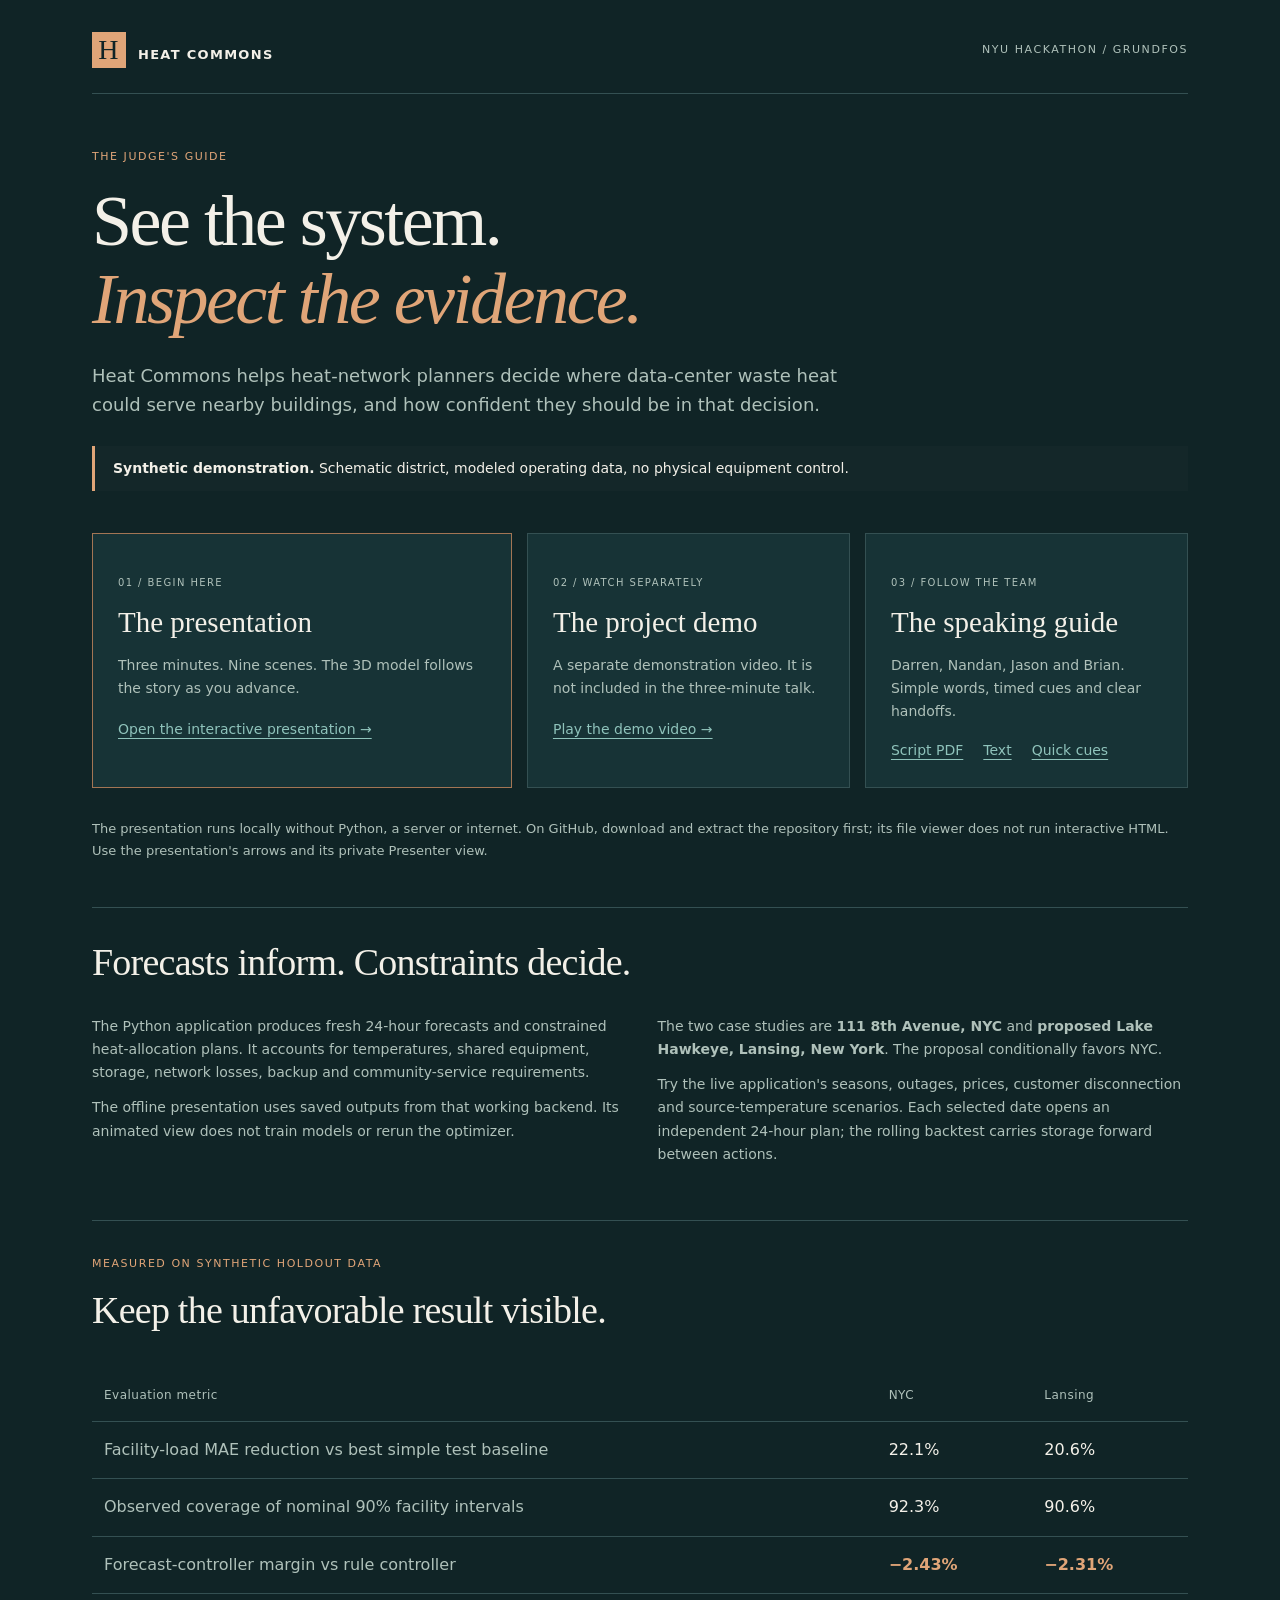
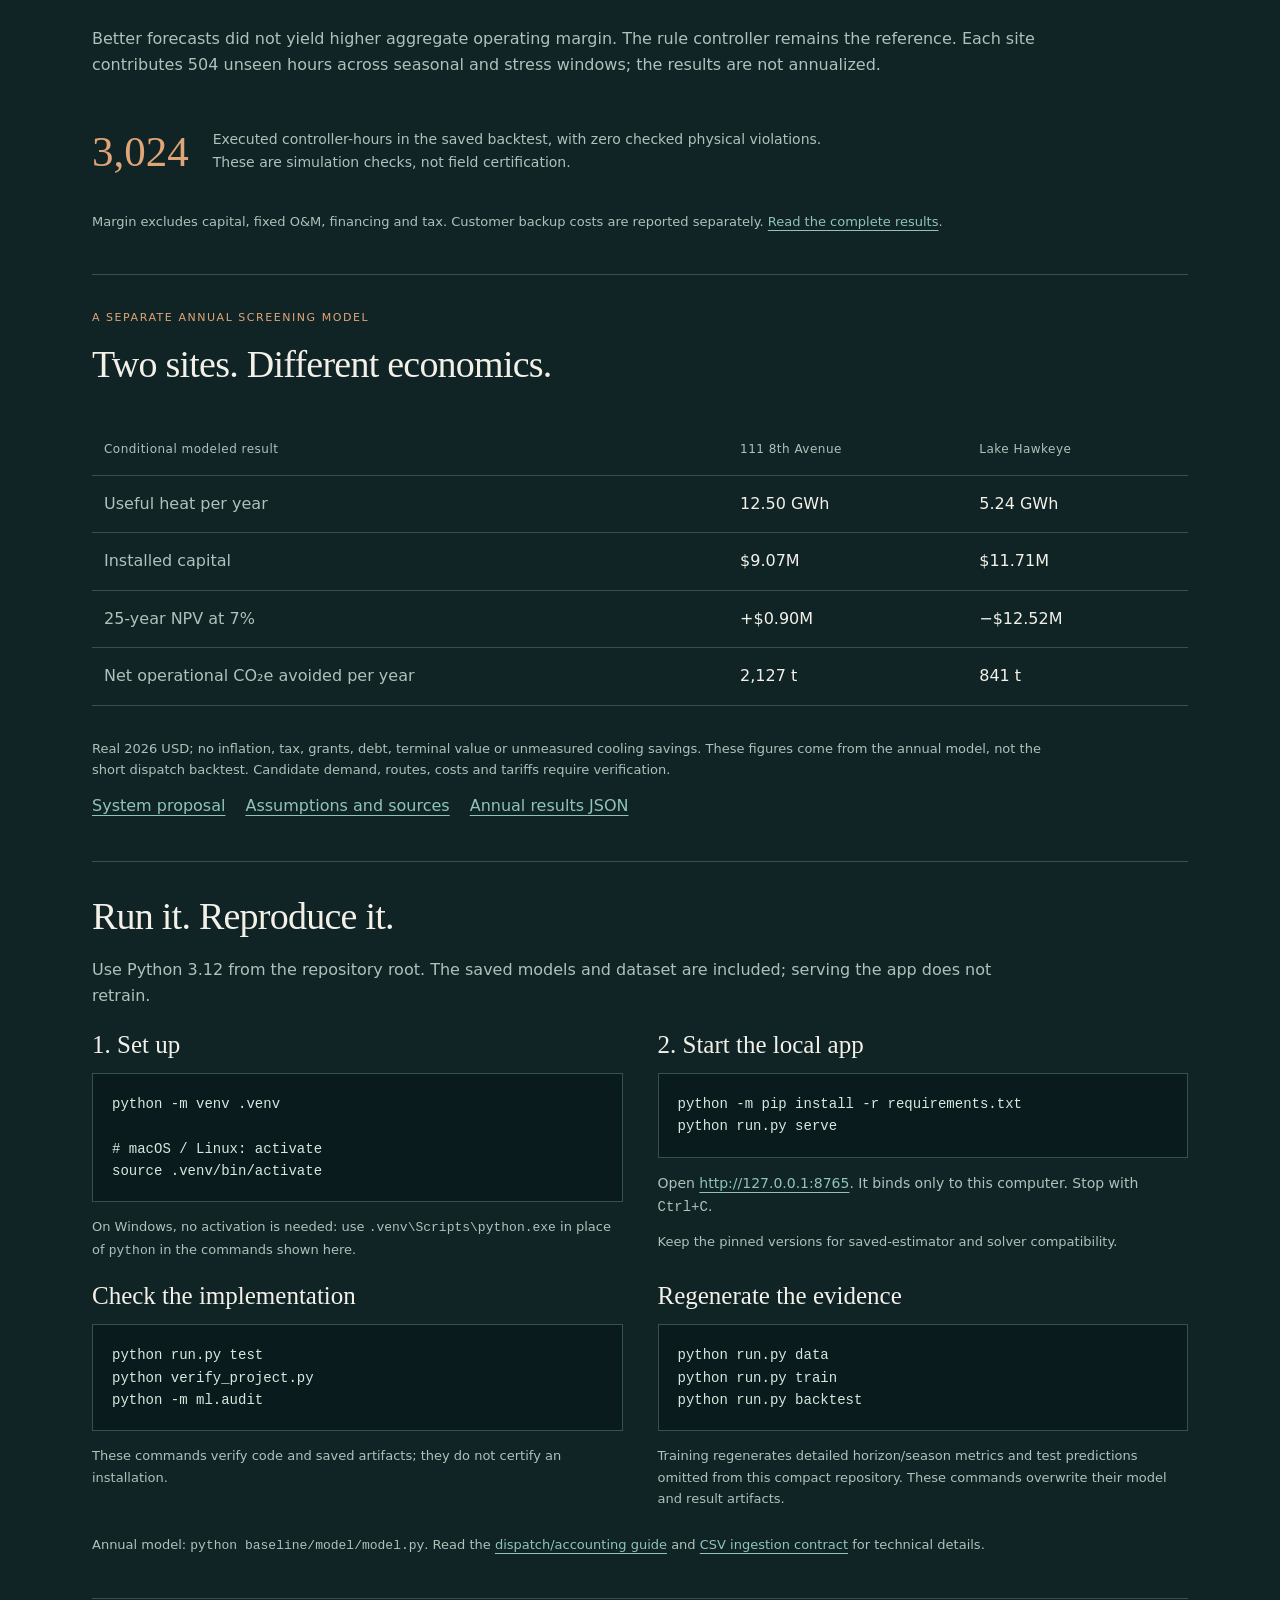
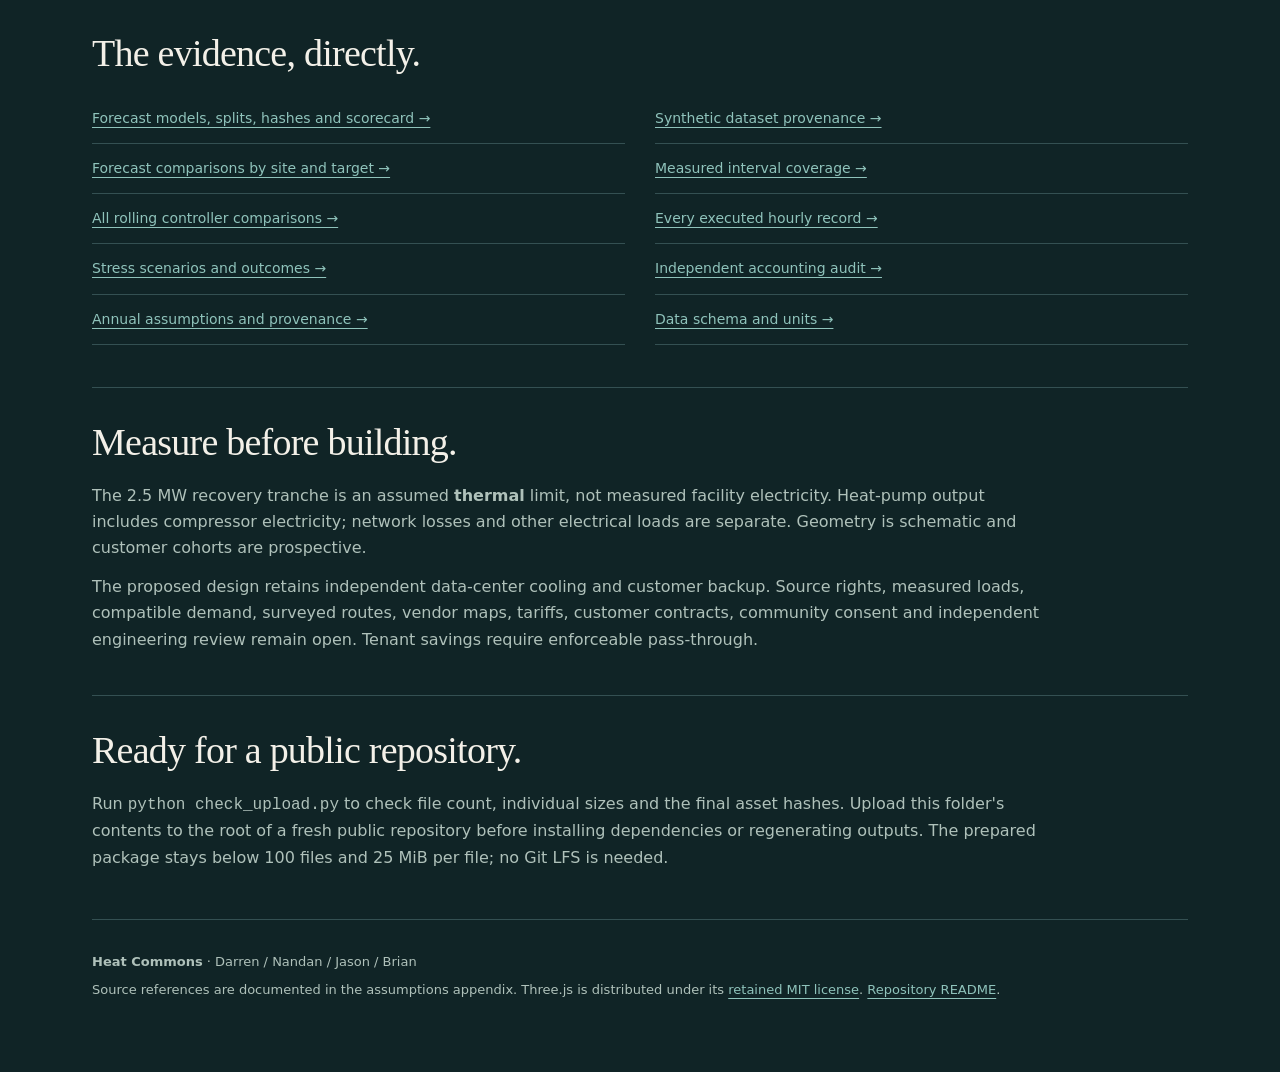
<file: docs/README.html>
<!doctype html>
<html lang="en">
<head>
<meta charset="utf-8"><meta name="viewport" content="width=device-width,initial-scale=1">
<meta name="theme-color" content="#142b2d"><title>Heat Commons · Judge's guide</title>
<style>
:root{color-scheme:dark;--bg:#102426;--panel:#173336;--ink:#f3f0e8;--muted:#afc1ba;--line:#345052;--accent:#e0a578;--teal:#8fc3bb}*{box-sizing:border-box}html{scroll-behavior:smooth}body{margin:0;background:var(--bg);color:var(--ink);font:16px/1.65 system-ui,-apple-system,Segoe UI,sans-serif}a{color:var(--teal);text-underline-offset:4px}a:hover{color:var(--ink)}a:focus-visible{outline:2px solid var(--accent);outline-offset:5px}main{max-width:1160px;margin:auto;padding:32px 32px 70px}header{display:flex;justify-content:space-between;align-items:center;gap:20px;padding-bottom:25px;border-bottom:1px solid var(--line);font-size:13px}.brand{color:var(--ink);font-weight:700;letter-spacing:.1em;text-decoration:none}.brand span{display:inline-grid;place-items:center;background:var(--accent);color:var(--bg);font:28px Georgia;width:34px;height:36px;margin-right:12px}.tag,.eyebrow{font-size:11px;letter-spacing:.14em;text-transform:uppercase}.tag{color:var(--muted)}.hero{padding:54px 0 36px}.eyebrow{color:var(--accent);margin:0 0 17px}h1,h2,h3{font-family:Georgia,serif;font-weight:400;line-height:1.08;margin:0}h1{font-size:clamp(44px,6vw,72px);letter-spacing:-.035em}h1 em{color:var(--accent);font-weight:400}.intro{max-width:750px;color:var(--muted);font-size:18px;margin:22px 0 0}.notice{border-left:3px solid var(--accent);padding:11px 18px;margin:26px 0 0;background:#ffffff04;font-size:14px}.actions{display:grid;grid-template-columns:1.3fr 1fr 1fr;gap:15px;margin:6px 0 30px}.card{background:var(--panel);padding:25px;border:1px solid var(--line);min-height:185px}.card.primary{border-color:#a37554}.card .eyebrow{font-size:10px;margin-bottom:15px}h3{font-size:29px}.card p{font-size:14px;color:var(--muted);margin:16px 0}.card a{font-size:14px}.links{display:flex;flex-wrap:wrap;gap:8px 20px}.hint{font-size:13px;color:var(--muted);margin:0 0 46px}section{margin-top:42px;padding-top:34px;border-top:1px solid var(--line)}h2{font-size:38px;letter-spacing:-.02em;margin-bottom:20px}p{margin:12px 0}section>p{max-width:960px;color:var(--muted)}.split{display:grid;grid-template-columns:1fr 1fr;gap:35px}.split h3{font-size:25px;margin:9px 0 15px}.split p{color:var(--muted);font-size:14px}pre{white-space:pre-wrap;overflow-wrap:anywhere;background:#0a1b1d;border:1px solid var(--line);padding:19px;font-size:14px;line-height:1.6;color:#d8e8df}code{font-family:Consolas,ui-monospace,monospace}.table-wrap{overflow:auto}table{width:100%;border-collapse:collapse;font-variant-numeric:tabular-nums;margin:20px 0}th,td{padding:15px 12px;text-align:left;border-bottom:1px solid var(--line)}th{font-size:12px;letter-spacing:.04em;font-weight:500;color:var(--muted)}td:first-child{color:var(--muted)}td strong{color:var(--accent)}.metric{display:flex;align-items:center;gap:24px;margin-top:25px;padding:23px 0}.metric b{font:43px Georgia;color:var(--accent);white-space:nowrap}.metric span{color:var(--muted);font-size:14px;max-width:640px}.small{font-size:13px!important}.evidence{display:grid;grid-template-columns:1fr 1fr;gap:0 30px}.evidence a{display:block;padding:13px 0;border-bottom:1px solid var(--line);font-size:14px}.bullet{padding-left:21px;color:var(--muted)}.bullet li{padding:4px 0}footer{margin-top:48px;padding-top:25px;border-top:1px solid var(--line);font-size:13px;color:var(--muted)}footer p{margin:6px 0}@media(max-width:760px){main{padding:24px 20px 45px}header{align-items:flex-start}.tag{max-width:130px;text-align:right}.hero{padding-top:38px}.actions,.split,.evidence{grid-template-columns:1fr}.card{min-height:0}.metric{align-items:flex-start;gap:17px}.metric b{font-size:34px}h2{font-size:32px}th,td{padding:12px 8px;font-size:13px}.intro{font-size:16px}}
@media(prefers-reduced-motion:reduce){html{scroll-behavior:auto}}
</style>
</head>
<body><main>
<header><a class="brand" href="../presentation/PRESENT.html"><span>H</span>HEAT COMMONS</a><div class="tag">NYU Hackathon / Grundfos</div></header>
<div class="hero"><p class="eyebrow">The judge's guide</p><h1>See the system.<br><em>Inspect the evidence.</em></h1><p class="intro">Heat Commons helps heat-network planners decide where data-center waste heat could serve nearby buildings, and how confident they should be in that decision.</p><div class="notice"><b>Synthetic demonstration.</b> Schematic district, modeled operating data, no physical equipment control.</div></div>
<div class="actions">
<article class="card primary"><p class="eyebrow">01 / Begin here</p><h3>The presentation</h3><p>Three minutes. Nine scenes. The 3D model follows the story as you advance.</p><a href="../presentation/PRESENT.html">Open the interactive presentation →</a></article>
<article class="card"><p class="eyebrow">02 / Watch separately</p><h3>The project demo</h3><p>A separate demonstration video. It is not included in the three-minute talk.</p><a href="../media/Demo%20Video.mp4">Play the demo video →</a></article>
<article class="card"><p class="eyebrow">03 / Follow the team</p><h3>The speaking guide</h3><p>Darren, Nandan, Jason and Brian. Simple words, timed cues and clear handoffs.</p><div class="links"><a href="../presentation/TEAM_SCRIPT.pdf">Script PDF</a><a href="../presentation/TEAM_SCRIPT.txt">Text</a><a href="../presentation/QUICK_CUES.pdf">Quick cues</a></div></article>
</div>
<p class="hint">The presentation runs locally without Python, a server or internet. On GitHub, download and extract the repository first; its file viewer does not run interactive HTML. Use the presentation's arrows and its private Presenter view.</p>
<section><h2>Forecasts inform. Constraints decide.</h2><div class="split"><div><p>The Python application produces fresh 24-hour forecasts and constrained heat-allocation plans. It accounts for temperatures, shared equipment, storage, network losses, backup and community-service requirements.</p><p>The offline presentation uses saved outputs from that working backend. Its animated view does not train models or rerun the optimizer.</p></div><div><p>The two case studies are <b>111 8th Avenue, NYC</b> and <b>proposed Lake Hawkeye, Lansing, New York</b>. The proposal conditionally favors NYC.</p><p>Try the live application's seasons, outages, prices, customer disconnection and source-temperature scenarios. Each selected date opens an independent 24-hour plan; the rolling backtest carries storage forward between actions.</p></div></div></section>
<section><p class="eyebrow">Measured on synthetic holdout data</p><h2>Keep the unfavorable result visible.</h2><div class="table-wrap"><table><thead><tr><th>Evaluation metric</th><th>NYC</th><th>Lansing</th></tr></thead><tbody><tr><td>Facility-load MAE reduction vs best simple test baseline</td><td>22.1%</td><td>20.6%</td></tr><tr><td>Observed coverage of nominal 90% facility intervals</td><td>92.3%</td><td>90.6%</td></tr><tr><td>Forecast-controller margin vs rule controller</td><td><strong>−2.43%</strong></td><td><strong>−2.31%</strong></td></tr></tbody></table></div><p>Better forecasts did not yield higher aggregate operating margin. The rule controller remains the reference. Each site contributes 504 unseen hours across seasonal and stress windows; the results are not annualized.</p><div class="metric"><b>3,024</b><span>Executed controller-hours in the saved backtest, with zero checked physical violations. These are simulation checks, not field certification.</span></div><p class="small">Margin excludes capital, fixed O&amp;M, financing and tax. Customer backup costs are reported separately. <a href="results.md">Read the complete results</a>.</p></section>
<section><p class="eyebrow">A separate annual screening model</p><h2>Two sites. Different economics.</h2><div class="table-wrap"><table><thead><tr><th>Conditional modeled result</th><th>111 8th Avenue</th><th>Lake Hawkeye</th></tr></thead><tbody><tr><td>Useful heat per year</td><td>12.50 GWh</td><td>5.24 GWh</td></tr><tr><td>Installed capital</td><td>$9.07M</td><td>$11.71M</td></tr><tr><td>25-year NPV at 7%</td><td>+$0.90M</td><td>−$12.52M</td></tr><tr><td>Net operational CO₂e avoided per year</td><td>2,127 t</td><td>841 t</td></tr></tbody></table></div><p class="small">Real 2026 USD; no inflation, tax, grants, debt, terminal value or unmeasured cooling savings. These figures come from the annual model, not the short dispatch backtest. Candidate demand, routes, costs and tariffs require verification.</p><div class="links"><a href="../baseline/documents/Heat_Commons_Proposal.pdf">System proposal</a><a href="../baseline/documents/Heat_Commons_Assumptions_Sources.pdf">Assumptions and sources</a><a href="../baseline/model/results.json">Annual results JSON</a></div></section>
<section><h2>Run it. Reproduce it.</h2><p>Use Python 3.12 from the repository root. The saved models and dataset are included; serving the app does not retrain.</p><div class="split"><div><h3>1. Set up</h3><pre><code>python -m venv .venv

# macOS / Linux: activate
source .venv/bin/activate</code></pre><p class="small">On Windows, no activation is needed: use <code>.venv\Scripts\python.exe</code> in place of <code>python</code> in the commands shown here.</p></div><div><h3>2. Start the local app</h3><pre><code>python -m pip install -r requirements.txt
python run.py serve</code></pre><p>Open <a href="http://127.0.0.1:8765">http://127.0.0.1:8765</a>. It binds only to this computer. Stop with <code>Ctrl+C</code>.</p><p class="small">Keep the pinned versions for saved-estimator and solver compatibility.</p></div></div><div class="split"><div><h3>Check the implementation</h3><pre><code>python run.py test
python verify_project.py
python -m ml.audit</code></pre><p class="small">These commands verify code and saved artifacts; they do not certify an installation.</p></div><div><h3>Regenerate the evidence</h3><pre><code>python run.py data
python run.py train
python run.py backtest</code></pre><p class="small">Training regenerates detailed horizon/season metrics and test predictions omitted from this compact repository. These commands overwrite their model and result artifacts.</p></div></div><p class="small">Annual model: <code>python baseline/model/model.py</code>. Read the <a href="dispatch.md">dispatch/accounting guide</a> and <a href="../ml/CSV_INGESTION.md">CSV ingestion contract</a> for technical details.</p></section>
<section><h2>The evidence, directly.</h2><div class="evidence"><a href="../artifacts/forecast_metadata.json">Forecast models, splits, hashes and scorecard →</a><a href="../artifacts/dataset_metadata.json">Synthetic dataset provenance →</a><a href="../artifacts/forecast_metrics.csv">Forecast comparisons by site and target →</a><a href="../artifacts/forecast_interval_coverage.csv">Measured interval coverage →</a><a href="../artifacts/backtest.json">All rolling controller comparisons →</a><a href="../artifacts/backtest_hourly.jsonl.gz">Every executed hourly record →</a><a href="../artifacts/stress_test.json">Stress scenarios and outcomes →</a><a href="../artifacts/accounting_audit.json">Independent accounting audit →</a><a href="../baseline/model/inputs.json">Annual assumptions and provenance →</a><a href="../artifacts/data_schema.json">Data schema and units →</a></div></section>
<section><h2>Measure before building.</h2><p>The 2.5 MW recovery tranche is an assumed <b>thermal</b> limit, not measured facility electricity. Heat-pump output includes compressor electricity; network losses and other electrical loads are separate. Geometry is schematic and customer cohorts are prospective.</p><p>The proposed design retains independent data-center cooling and customer backup. Source rights, measured loads, compatible demand, surveyed routes, vendor maps, tariffs, customer contracts, community consent and independent engineering review remain open. Tenant savings require enforceable pass-through.</p></section>
<section><h2>Ready for a public repository.</h2><p>Run <code>python check_upload.py</code> to check file count, individual sizes and the final asset hashes. Upload this folder's contents to the root of a fresh public repository before installing dependencies or regenerating outputs. The prepared package stays below 100 files and 25 MiB per file; no Git LFS is needed.</p></section><footer><p><b>Heat Commons</b> · Darren / Nandan / Jason / Brian</p><p>Source references are documented in the assumptions appendix. Three.js is distributed under its <a href="../web/vendor/THREE-LICENSE.txt">retained MIT license</a>. <a href="../README.md">Repository README</a>.</p></footer>
</main></body></html>
</file>
